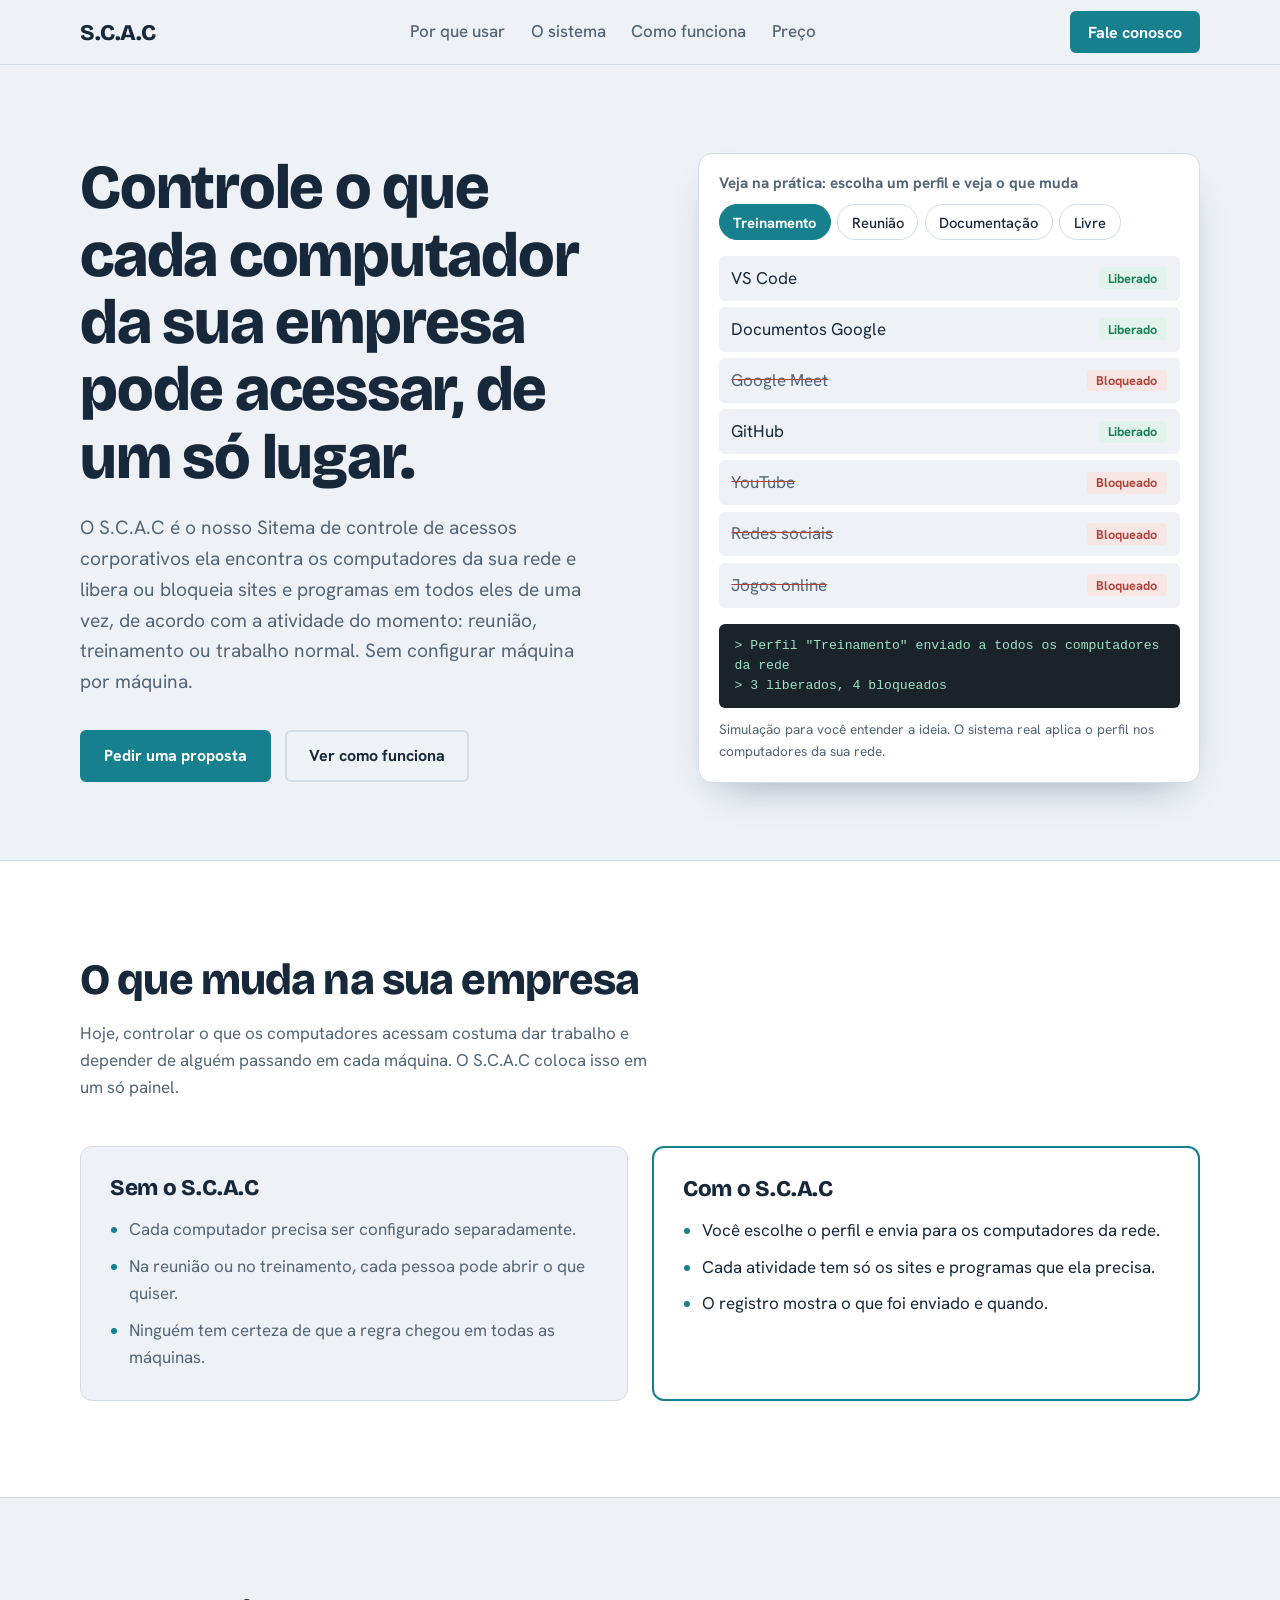
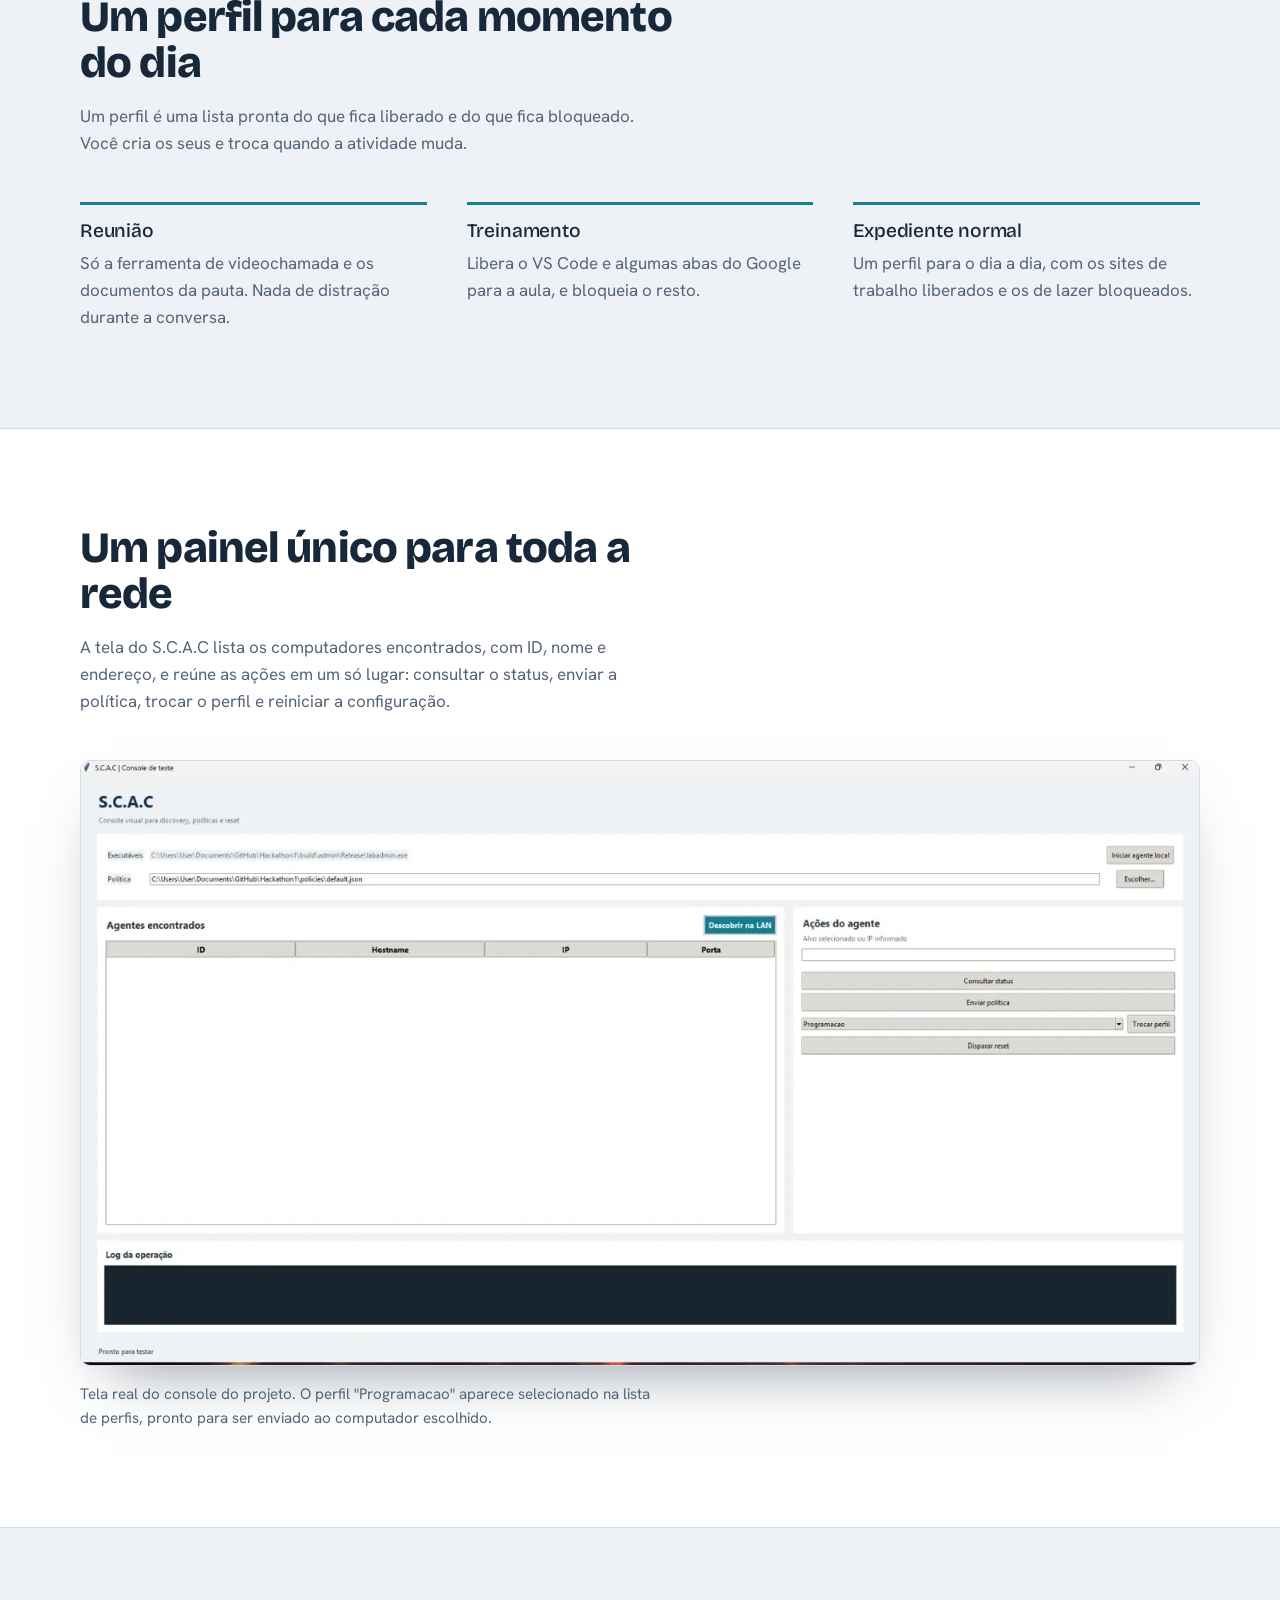
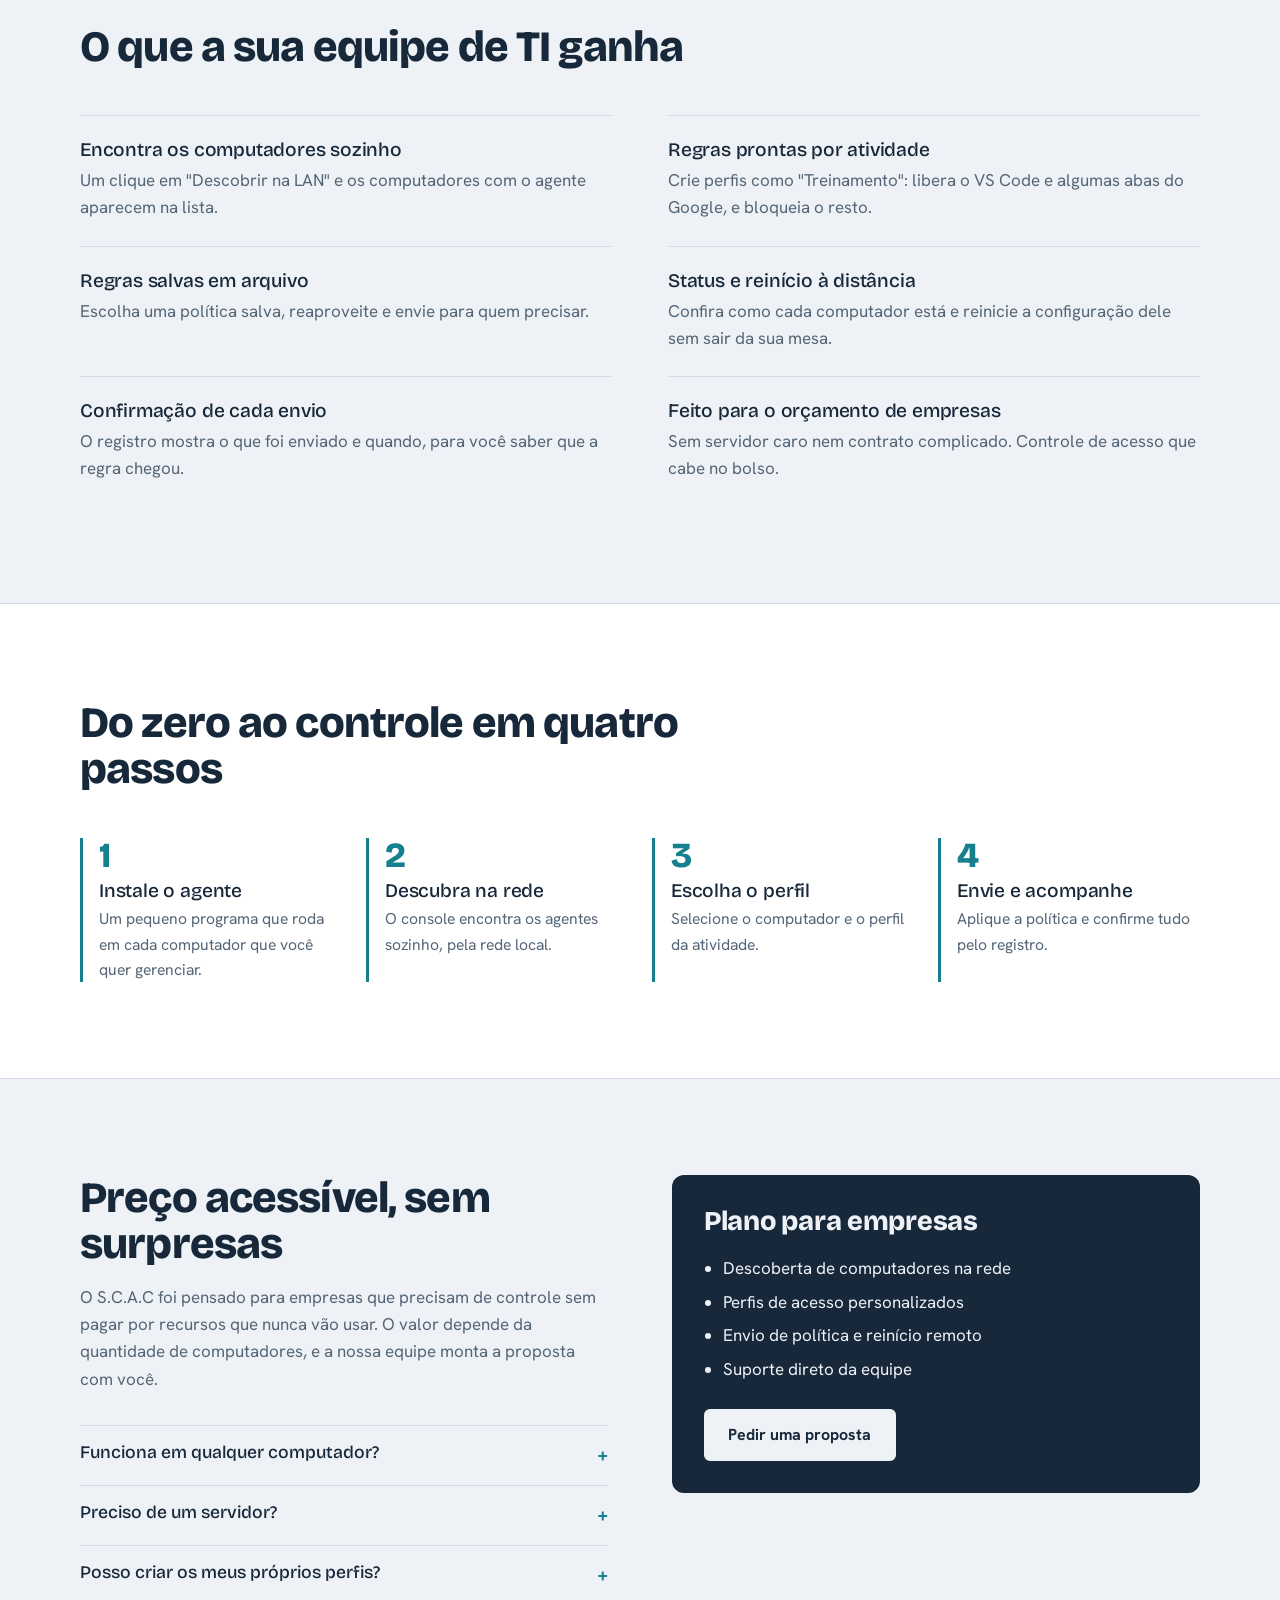
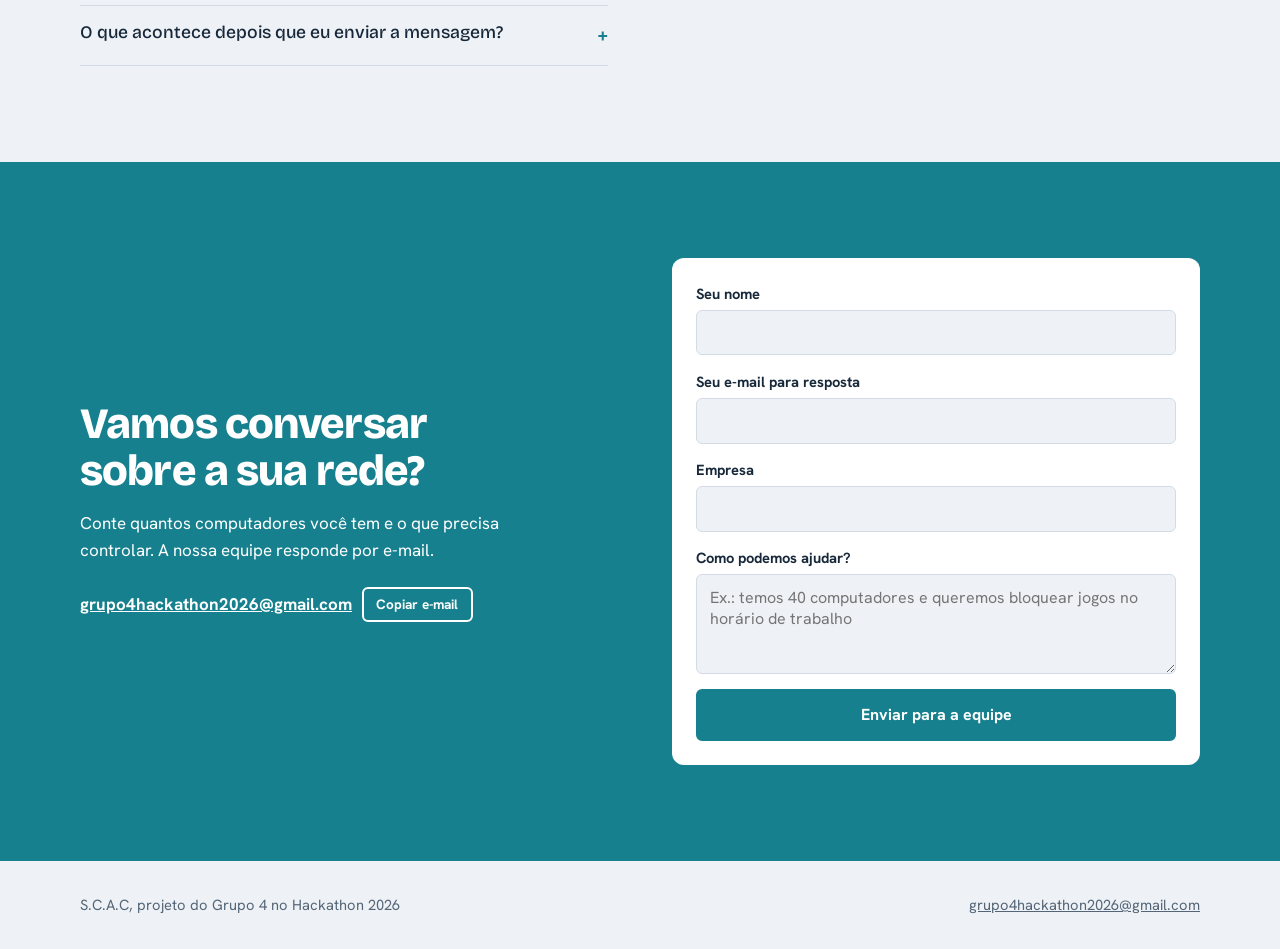
<file: index.html>
<!DOCTYPE html>
<html lang="pt-BR">
<head>
<meta charset="utf-8">
<meta name="viewport" content="width=device-width, initial-scale=1, viewport-fit=cover">
<title>S.C.A.C | Controle de acesso para os computadores da sua empresa</title>
<meta name="description" content="Libere ou bloqueie sites e programas em todos os computadores da rede de uma só vez, com perfis prontos para cada atividade. Preço acessível para empresas.">
<meta property="og:title" content="S.C.A.C | Controle de acesso para os computadores da sua empresa">
<meta property="og:description" content="Escolha um perfil e aplique em toda a rede: reunião, treinamento ou expediente normal. Sem passar de máquina em máquina.">
<meta property="og:type" content="website">
<link rel="icon" href="data:image/svg+xml,%3Csvg xmlns='http://www.w3.org/2000/svg' viewBox='0 0 64 64'%3E%3Crect width='64' height='64' rx='12' fill='%2317808e'/%3E%3Ctext x='32' y='43' font-size='30' font-family='Arial' font-weight='700' text-anchor='middle' fill='white'%3ES%3C/text%3E%3C/svg%3E">
<link rel="preconnect" href="https://fonts.googleapis.com">
<link rel="preconnect" href="https://fonts.gstatic.com" crossorigin>
<link href="https://fonts.googleapis.com/css2?family=Bricolage+Grotesque:opsz,wght@12..96,500;12..96,800&family=Hanken+Grotesk:wght@400;500;700&display=swap" rel="stylesheet">
<link rel="stylesheet" href="css/style.css">
</head>
<body>
<header class="nav"><div class="wrap">
<a class="logo" href="#topo">S.C.A.C</a>
<ul><li><a href="#problema">Por que usar</a></li><li><a href="#sistema">O sistema</a></li><li><a href="#como">Como funciona</a></li><li><a href="#preco">Preço</a></li></ul>
<a class="btn" href="#contato">Fale conosco</a>
</div></header>

<main id="topo">
<div class="hero"><div class="wrap">
<div class="intro">
<h1>Controle o que cada computador da sua empresa pode acessar, de um só lugar.</h1>
<p class="lead">O S.C.A.C é o nosso Sitema de controle de acessos corporativos ela encontra os computadores da sua rede e libera ou bloqueia sites e programas em todos eles de uma vez, de acordo com a atividade do momento: reunião, treinamento ou trabalho normal. Sem configurar máquina por máquina.</p>
<div class="cta"><a class="btn" href="#contato">Pedir uma proposta</a><a class="btn ghost" href="#como">Ver como funciona</a></div>
</div>
<div class="demo" aria-label="Demonstração de perfis">
<div class="demo-h">Veja na prática: escolha um perfil e veja o que muda</div>
<div class="tabs" id="tabs" role="tablist"></div>
<ul class="sites" id="sites" aria-live="polite"></ul>
<div class="log" id="log" aria-live="polite"></div>
<p class="demo-note">Simulação para você entender a ideia. O sistema real aplica o perfil nos computadores da sua rede.</p>
</div>
</div></div>

<section class="band" id="problema"><div class="wrap">
<div class="sec-head"><h2>O que muda na sua empresa</h2>
<p>Hoje, controlar o que os computadores acessam costuma dar trabalho e depender de alguém passando em cada máquina. O S.C.A.C coloca isso em um só painel.</p></div>
<div class="compare">
<div class="antes"><h3>Sem o S.C.A.C</h3>
<ul><li>Cada computador precisa ser configurado separadamente.</li><li>Na reunião ou no treinamento, cada pessoa pode abrir o que quiser.</li><li>Ninguém tem certeza de que a regra chegou em todas as máquinas.</li></ul></div>
<div class="depois"><h3>Com o S.C.A.C</h3>
<ul><li>Você escolhe o perfil e envia para os computadores da rede.</li><li>Cada atividade tem só os sites e programas que ela precisa.</li><li>O registro mostra o que foi enviado e quando.</li></ul></div>
</div></div></section>

<section id="usos"><div class="wrap">
<div class="sec-head"><h2>Um perfil para cada momento do dia</h2>
<p>Um perfil é uma lista pronta do que fica liberado e do que fica bloqueado. Você cria os seus e troca quando a atividade muda.</p></div>
<div class="uses">
<div><h3>Reunião</h3><p>Só a ferramenta de videochamada e os documentos da pauta. Nada de distração durante a conversa.</p></div>
<div><h3>Treinamento</h3><p>Libera o VS Code e algumas abas do Google para a aula, e bloqueia o resto.</p></div>
<div><h3>Expediente normal</h3><p>Um perfil para o dia a dia, com os sites de trabalho liberados e os de lazer bloqueados.</p></div>
</div></div></section>

<section class="band" id="sistema"><div class="wrap">
<div class="sec-head"><h2>Um painel único para toda a rede</h2>
<p>A tela do S.C.A.C lista os computadores encontrados, com ID, nome e endereço, e reúne as ações em um só lugar: consultar o status, enviar a política, trocar o perfil e reiniciar a configuração.</p></div>
<div class="shot"><img src="imagens/print-sistema.webp" alt="Tela do console S.C.A.C com a lista de computadores encontrados na rede e os botões de consultar status, enviar política, trocar perfil e disparar reset" width="1400" height="756" loading="lazy"></div>
<p class="caption">Tela real do console do projeto. O perfil &quot;Programacao&quot; aparece selecionado na lista de perfis, pronto para ser enviado ao computador escolhido.</p>
</div></section>

<section id="recursos"><div class="wrap">
<div class="sec-head"><h2>O que a sua equipe de TI ganha</h2></div>
<div class="feat">
<div><h3>Encontra os computadores sozinho</h3><p>Um clique em &quot;Descobrir na LAN&quot; e os computadores com o agente aparecem na lista.</p></div>
<div><h3>Regras prontas por atividade</h3><p>Crie perfis como &quot;Treinamento&quot;: libera o VS Code e algumas abas do Google, e bloqueia o resto.</p></div>
<div><h3>Regras salvas em arquivo</h3><p>Escolha uma política salva, reaproveite e envie para quem precisar.</p></div>
<div><h3>Status e reinício à distância</h3><p>Confira como cada computador está e reinicie a configuração dele sem sair da sua mesa.</p></div>
<div><h3>Confirmação de cada envio</h3><p>O registro mostra o que foi enviado e quando, para você saber que a regra chegou.</p></div>
<div><h3>Feito para o orçamento de empresas</h3><p>Sem servidor caro nem contrato complicado. Controle de acesso que cabe no bolso.</p></div>
</div></div></section>

<section class="band" id="como"><div class="wrap">
<div class="sec-head"><h2>Do zero ao controle em quatro passos</h2></div>
<ol class="steps">
<li><h3>Instale o agente</h3><p>Um pequeno programa que roda em cada computador que você quer gerenciar.</p></li>
<li><h3>Descubra na rede</h3><p>O console encontra os agentes sozinho, pela rede local.</p></li>
<li><h3>Escolha o perfil</h3><p>Selecione o computador e o perfil da atividade.</p></li>
<li><h3>Envie e acompanhe</h3><p>Aplique a política e confirme tudo pelo registro.</p></li>
</ol></div></section>

<section id="preco"><div class="wrap split">
<div><div class="sec-head" style="margin:0"><h2>Preço acessível, sem surpresas</h2>
<p>O S.C.A.C foi pensado para empresas que precisam de controle sem pagar por recursos que nunca vão usar. O valor depende da quantidade de computadores, e a nossa equipe monta a proposta com você.</p></div>
<div style="margin-top:2rem">
<details><summary>Funciona em qualquer computador?</summary><p>A versão atual roda em Windows e Linux. Fale com a nossa equipe se você usa outro sistema.</p></details>
<details><summary>Preciso de um servidor?</summary><p>Não. O console descobre os agentes direto pela rede local.</p></details>
<details><summary>Posso criar os meus próprios perfis?</summary><p>Sim. Cada perfil é uma política com os sites e programas que você quer liberar.</p></details>
<details><summary>O que acontece depois que eu enviar a mensagem?</summary><p>A nossa equipe lê o seu pedido e responde por e-mail com uma proposta para a quantidade de computadores que você informar.</p></details>
</div></div>
<div class="price"><h3>Plano para empresas</h3>
<ul><li>Descoberta de computadores na rede</li><li>Perfis de acesso personalizados</li><li>Envio de política e reinício remoto</li><li>Suporte direto da equipe</li></ul>
<a class="btn" href="#contato">Pedir uma proposta</a></div>
</div></section>

<section class="contact" id="contato"><div class="wrap split">
<div><h2>Vamos conversar sobre a sua rede?</h2>
<p>Conte quantos computadores você tem e o que precisa controlar. A nossa equipe responde por e-mail.</p>
<div class="mail"><a href="mailto:grupo4hackathon2026@gmail.com">grupo4hackathon2026@gmail.com</a><button type="button" id="copy">Copiar e-mail</button></div></div>
<form id="form" novalidate>
<label>Seu nome<input name="nome" required autocomplete="name"></label>
<label>Seu e-mail para resposta<input name="email" type="email" required autocomplete="email"></label>
<label>Empresa<input name="empresa" autocomplete="organization"></label>
<label>Como podemos ajudar?<textarea name="msg" required placeholder="Ex.: temos 40 computadores e queremos bloquear jogos no horário de trabalho"></textarea></label>
<div class="hp" aria-hidden="true"><label>Não preencha<input name="_honey" tabindex="-1" autocomplete="off"></label></div>
<button class="btn" type="submit" id="send">Enviar para a equipe</button>
<div id="status" role="status"></div>
</form>
</div></section>
</main>

<footer><div class="wrap"><span>S.C.A.C, projeto do Grupo 4 no Hackathon 2026</span><a href="mailto:grupo4hackathon2026@gmail.com">grupo4hackathon2026@gmail.com</a></div></footer>

<script src="js/script.js"></script>
</body>
</html>
</file>
<file: css/style.css>
:root{--bg:#eef2f6;--surface:#fff;--ink:#17283a;--muted:#546577;--teal:#17808e;--teal-d:#0f5f6b;--on-teal:#fff;--log:#1a2329;--line:#d3dce5;--ok:#1b7f55;--no:#b0433b;--okbg:#e1f3ea;--nobg:#f8e6e4;
--fd:"Bricolage Grotesque","Trebuchet MS",sans-serif;--fb:"Hanken Grotesk","Segoe UI",Arial,sans-serif;
box-sizing:border-box;padding-top:env(safe-area-inset-top,0px);padding-bottom:env(safe-area-inset-bottom,0px)}
@media (prefers-color-scheme:dark){:root:not([data-theme="light"]){--bg:#0e161d;--surface:#17222b;--ink:#e7eef4;--muted:#95a7b6;--teal:#47b9c9;--teal-d:#7fd3df;--on-teal:#08262b;--log:#0a1014;--line:#2a3b48;--ok:#5fd09c;--no:#f0897f;--okbg:#14352a;--nobg:#3a1f1d}}
:root[data-theme="dark"]{--bg:#0e161d;--surface:#17222b;--ink:#e7eef4;--muted:#95a7b6;--teal:#47b9c9;--teal-d:#7fd3df;--on-teal:#08262b;--log:#0a1014;--line:#2a3b48;--ok:#5fd09c;--no:#f0897f;--okbg:#14352a;--nobg:#3a1f1d}
*,*::before,*::after{box-sizing:inherit}
html{scroll-behavior:smooth;scroll-padding-top:calc(72px + env(safe-area-inset-top,0px))}
body{margin:0;background:var(--bg);color:var(--ink);font:400 1.0625rem/1.6 var(--fb)}
img{max-width:100%;display:block}
a{color:inherit}
:focus-visible{outline:3px solid var(--teal);outline-offset:3px;border-radius:4px}
.wrap{width:min(1120px,100% - 2.5rem);margin-inline:auto}
h1,h2,h3{font-family:var(--fd);line-height:1.08;margin:0;letter-spacing:-.02em}
h1{font-size:clamp(2.2rem,5.4vw,3.9rem);font-weight:800}
h2{font-size:clamp(1.8rem,4vw,2.7rem);font-weight:800;max-width:22ch}
h3{font-size:1.2rem;font-weight:500;letter-spacing:-.01em}
p{margin:0}
.btn{display:inline-block;font:700 1rem var(--fb);text-decoration:none;padding:.85rem 1.4rem;border-radius:6px;border:2px solid var(--teal);background:var(--teal);color:var(--on-teal);cursor:pointer;transition:transform .15s,background .15s}
.btn:hover{transform:translateY(-2px);background:var(--teal-d);border-color:var(--teal-d)}
.btn.ghost{background:transparent;color:var(--ink);border-color:var(--line)}
.btn.ghost:hover{background:var(--surface);border-color:var(--teal)}
.btn[disabled]{opacity:.65;cursor:wait;transform:none}
.nav{position:sticky;top:0;z-index:10;background:color-mix(in srgb,var(--bg) 88%,transparent);backdrop-filter:blur(8px);border-bottom:1px solid var(--line);padding-top:env(safe-area-inset-top,0px)}
.nav .wrap{display:flex;align-items:center;justify-content:space-between;height:64px}
.logo{font:800 1.4rem var(--fd);text-decoration:none;letter-spacing:-.02em}
.nav ul{display:flex;gap:1.6rem;list-style:none;margin:0;padding:0}
.nav ul a{text-decoration:none;color:var(--muted);font-weight:500}
.nav ul a:hover{color:var(--ink)}
.nav .btn{padding:.55rem 1rem}
@media(max-width:860px){.nav ul{display:none}}
.hero{padding:clamp(2.5rem,7vw,5.5rem) 0 clamp(3rem,6vw,5rem)}
.hero .wrap{display:grid;grid-template-columns:1.05fr .95fr;gap:clamp(2rem,5vw,4rem);align-items:center}
.hero p.lead{font-size:1.2rem;color:var(--muted);margin:1.4rem 0 2rem;max-width:48ch}
.cta{display:flex;flex-wrap:wrap;gap:.8rem}
.hero .intro>*{animation:rise .7s both}
.hero .intro>*:nth-child(2){animation-delay:.1s}.hero .intro>*:nth-child(3){animation-delay:.2s}
@keyframes rise{from{opacity:0;transform:translateY(16px)}}
@media(max-width:860px){.hero .wrap{grid-template-columns:1fr}}
.demo{background:var(--surface);border:1px solid var(--line);border-radius:14px;padding:1.2rem;box-shadow:0 18px 40px -22px rgba(23,40,58,.45)}
.demo-h{font:700 .95rem var(--fb);color:var(--muted);margin-bottom:.7rem}
.tabs{display:flex;flex-wrap:wrap;gap:.4rem;margin-bottom:1rem}
.tabs button{font:500 .92rem var(--fb);padding:.45rem .85rem;border-radius:999px;border:1px solid var(--line);background:transparent;color:var(--ink);cursor:pointer}
.tabs button[aria-selected="true"]{background:var(--teal);border-color:var(--teal);color:var(--on-teal);font-weight:700}
.sites{list-style:none;margin:0;padding:0;display:grid;gap:.4rem}
.sites li{display:flex;justify-content:space-between;align-items:center;padding:.55rem .8rem;border-radius:6px;background:var(--bg);transition:background .3s}
.sites .st{font:700 .8rem var(--fb);padding:.15rem .6rem;border-radius:4px;transition:all .3s}
.sites li.ok .st{background:var(--okbg);color:var(--ok)}
.sites li.no{color:var(--muted)}
.sites li.no .st{background:var(--nobg);color:var(--no)}
.sites li.no span:first-child{text-decoration:line-through;text-decoration-color:var(--no)}
.log{margin-top:1rem;background:var(--log);color:#9fe3c6;font:.82rem/1.5 ui-monospace,Consolas,monospace;padding:.8rem 1rem;border-radius:6px;min-height:3.6em;white-space:pre-line}
.demo-note{font-size:.85rem;color:var(--muted);margin-top:.7rem}
section{padding:clamp(3.5rem,8vw,6rem) 0}
.band{background:var(--surface);border-block:1px solid var(--line)}
.sec-head{display:grid;gap:1rem;margin-bottom:2.8rem}
.sec-head p{color:var(--muted);max-width:58ch}
.compare{display:grid;grid-template-columns:1fr 1fr;gap:1.5rem}
.compare>div{border-radius:12px;padding:1.8rem;border:1px solid var(--line)}
.compare .antes{background:var(--bg)}
.compare .depois{border:2px solid var(--teal);background:var(--surface)}
.compare h3{font-size:1.4rem;font-weight:800;margin-bottom:1rem}
.compare ul{margin:0;padding-left:1.2rem;display:grid;gap:.6rem}
.compare .antes li{color:var(--muted)}
.compare li::marker{color:var(--teal)}
@media(max-width:760px){.compare{grid-template-columns:1fr}}
.uses{display:grid;grid-template-columns:repeat(3,1fr);gap:0 2.5rem}
.uses div{border-top:3px solid var(--teal);padding-top:1rem}
.uses p{color:var(--muted);margin-top:.5rem}
@media(max-width:760px){.uses{grid-template-columns:1fr;gap:1.8rem}}
.shot{border:1px solid var(--line);border-radius:10px;overflow:hidden;box-shadow:0 30px 60px -30px rgba(23,40,58,.5)}
.shot img{width:100%;height:auto}
.caption{color:var(--muted);font-size:.95rem;margin-top:1rem;max-width:64ch}
.feat{display:grid;grid-template-columns:repeat(2,1fr);gap:0 3.5rem}
.feat div{padding:1.5rem 0;border-top:1px solid var(--line)}
.feat p{color:var(--muted);margin-top:.4rem}
@media(max-width:760px){.feat{grid-template-columns:1fr}}
.steps{list-style:none;margin:0;padding:0;display:grid;grid-template-columns:repeat(4,1fr);gap:1.5rem;counter-reset:s}
.steps li{counter-increment:s;border-left:3px solid var(--teal);padding-left:1rem}
.steps li::before{content:counter(s);font:800 2.2rem var(--fd);color:var(--teal);display:block;line-height:1}
.steps h3{margin:.5rem 0 .3rem}.steps p{color:var(--muted);font-size:.98rem}
@media(max-width:860px){.steps{grid-template-columns:repeat(2,1fr)}}
@media(max-width:480px){.steps{grid-template-columns:1fr}}
.split{display:grid;grid-template-columns:1fr 1fr;gap:clamp(2rem,5vw,4rem);align-items:start}
@media(max-width:860px){.split{grid-template-columns:1fr}}
.price{background:var(--ink);color:var(--bg);border-radius:12px;padding:2rem}
.price h3{font-size:1.7rem;font-weight:800}
.price ul{margin:1.2rem 0 1.6rem;padding-left:1.2rem;display:grid;gap:.4rem}
.price .btn{background:var(--bg);color:var(--ink);border-color:var(--bg)}
details{border-top:1px solid var(--line);padding:1rem 0}
details:last-child{border-bottom:1px solid var(--line)}
summary{font:500 1.1rem var(--fd);cursor:pointer;list-style:none;display:flex;justify-content:space-between;gap:1rem}
summary::after{content:"+";font-size:1.4rem;color:var(--teal);transition:transform .2s}
details[open] summary::after{transform:rotate(45deg)}
details p{color:var(--muted);margin-top:.6rem;max-width:60ch}
.contact{background:var(--teal);color:var(--on-teal)}
.contact .split{align-items:center}
.contact h2{max-width:16ch}
.contact p{margin-top:1rem;max-width:44ch}
.mail{display:flex;flex-wrap:wrap;gap:.6rem;align-items:center;margin-top:1.4rem}
.mail a{font-weight:700;word-break:break-all}
.mail button{font:700 .85rem var(--fb);padding:.4rem .8rem;border-radius:6px;border:2px solid currentColor;background:transparent;color:inherit;cursor:pointer}
form{background:var(--surface);color:var(--ink);padding:1.5rem;border-radius:12px;display:grid;gap:.9rem}
label{display:grid;gap:.3rem;font-weight:700;font-size:.92rem}
input,textarea{font:400 1rem var(--fb);padding:.7rem .8rem;border:1px solid var(--line);border-radius:6px;background:var(--bg);color:var(--ink)}
textarea{min-height:100px;resize:vertical}
.hp{position:absolute;left:-9999px;width:1px;height:1px;overflow:hidden}
#status{font-size:.95rem;font-weight:500;border-radius:6px;padding:.7rem .9rem;display:none}
#status.ok{display:block;background:var(--okbg);color:var(--ok)}
#status.err{display:block;background:var(--nobg);color:var(--no)}
#status a{font-weight:700}
footer{padding:2rem 0;color:var(--muted);font-size:.92rem}
footer .wrap{display:flex;flex-wrap:wrap;justify-content:space-between;gap:.5rem}
@media(prefers-reduced-motion:reduce){*{animation:none!important;transition:none!important;scroll-behavior:auto!important}}
</file>
